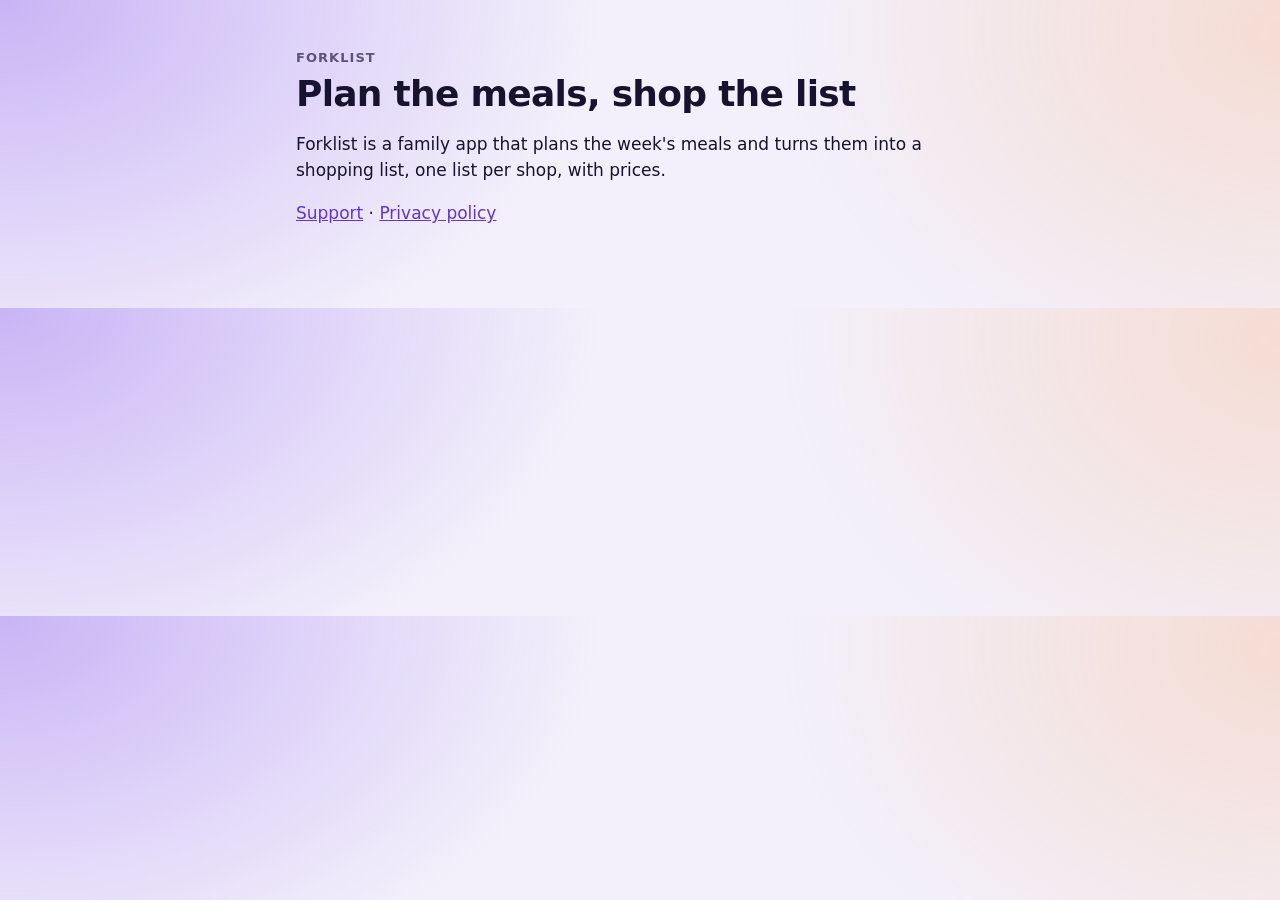
<file: index.html>
<!doctype html>
<html lang="en-GB"><head><meta charset="utf-8"><meta name="viewport" content="width=device-width, initial-scale=1"><title>Forklist</title><link rel="stylesheet" href="style.css"></head>
<body><main><p class="eyebrow">Forklist</p><h1>Plan the meals, shop the list</h1>
<p>Forklist is a family app that plans the week's meals and turns them into a shopping list, one list per shop, with prices.</p>
<p><a href="support.html">Support</a> · <a href="privacy.html">Privacy policy</a></p></main></body></html>
</file>
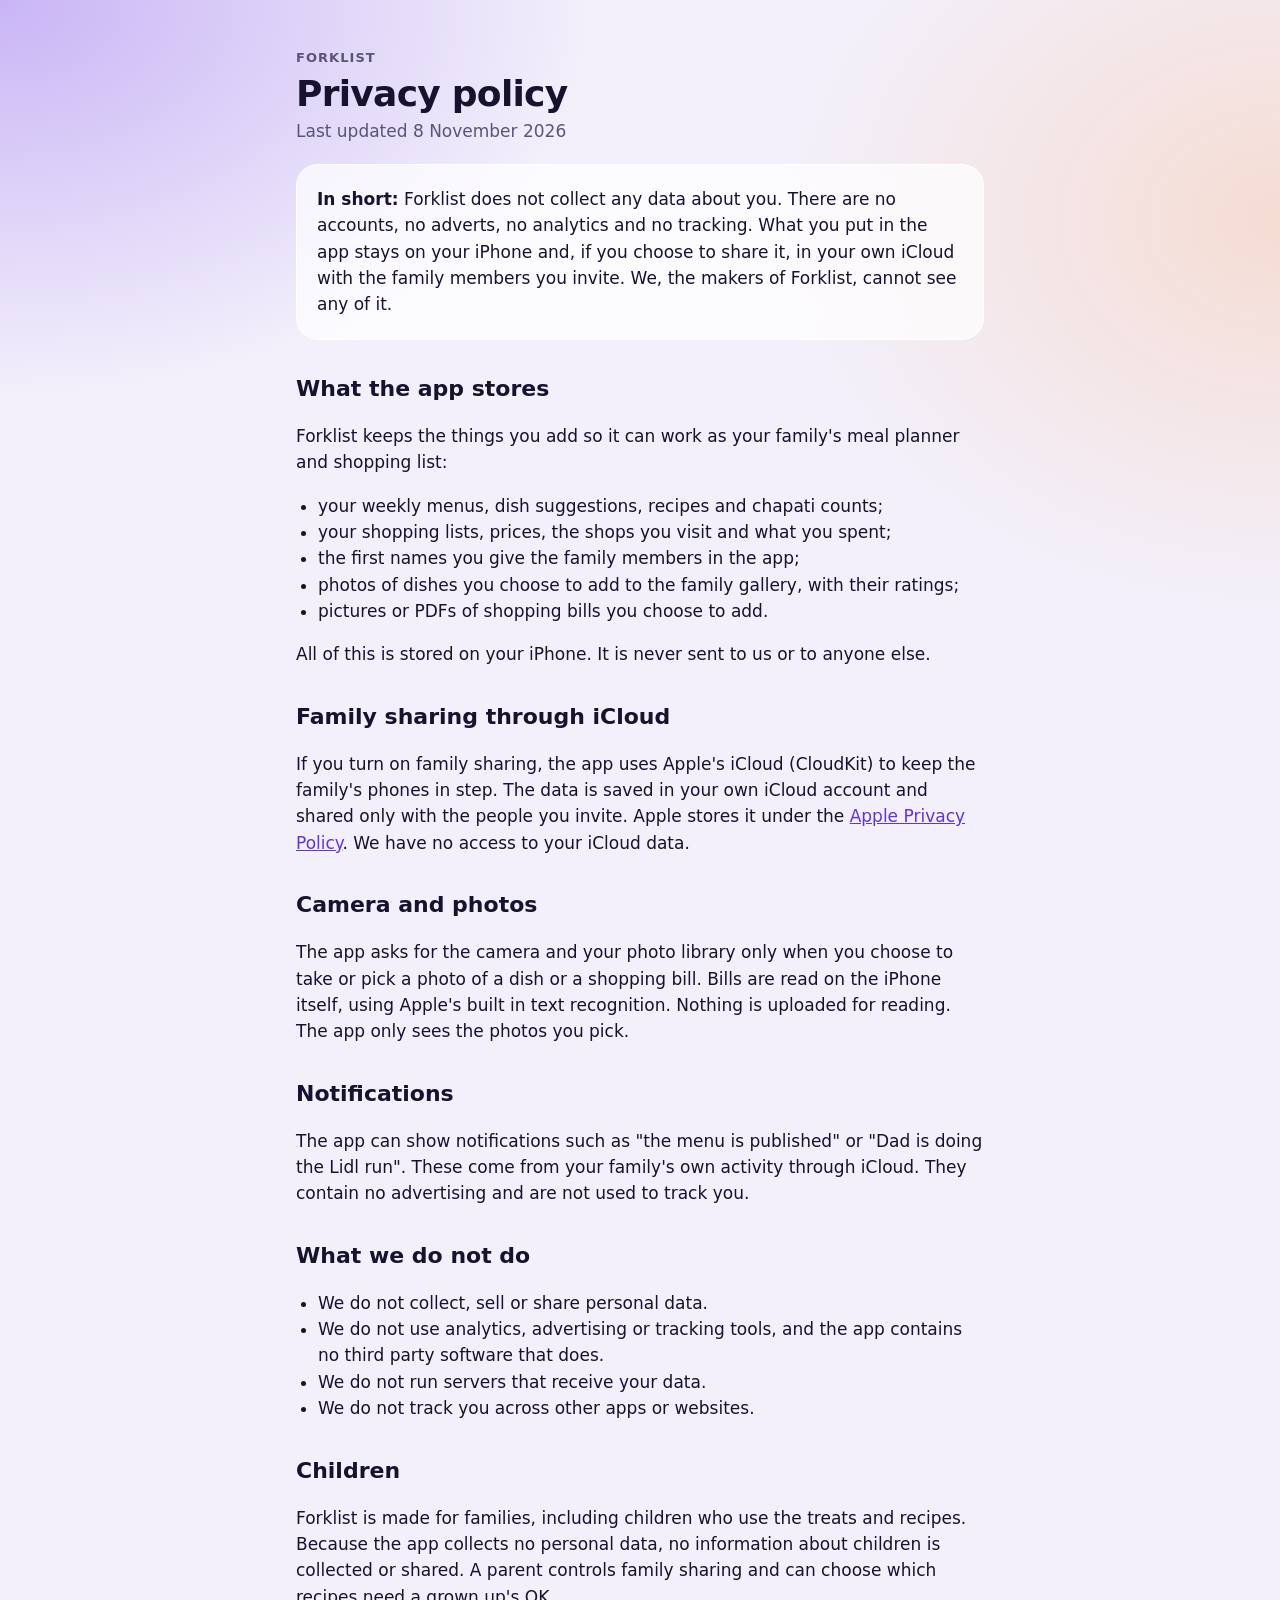
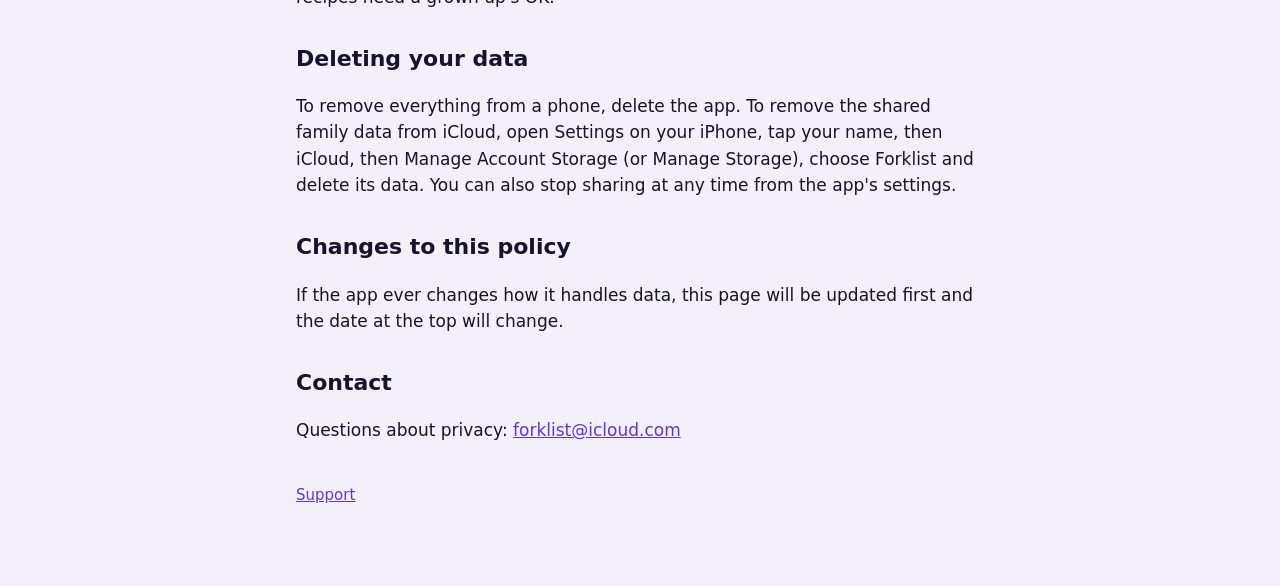
<file: privacy.html>
<!doctype html>
<html lang="en-GB">
<head>
<meta charset="utf-8">
<meta name="viewport" content="width=device-width, initial-scale=1">
<title>Forklist privacy policy</title>
<link rel="stylesheet" href="style.css">
</head>
<body>
<main>
<p class="eyebrow">Forklist</p>
<h1>Privacy policy</h1>
<p class="muted">Last updated 8 November 2026</p>

<div class="card">
<p><strong>In short:</strong> Forklist does not collect any data about you. There are no accounts, no adverts, no analytics and no tracking. What you put in the app stays on your iPhone and, if you choose to share it, in your own iCloud with the family members you invite. We, the makers of Forklist, cannot see any of it.</p>
</div>

<h2>What the app stores</h2>
<p>Forklist keeps the things you add so it can work as your family's meal planner and shopping list:</p>
<ul>
<li>your weekly menus, dish suggestions, recipes and chapati counts;</li>
<li>your shopping lists, prices, the shops you visit and what you spent;</li>
<li>the first names you give the family members in the app;</li>
<li>photos of dishes you choose to add to the family gallery, with their ratings;</li>
<li>pictures or PDFs of shopping bills you choose to add.</li>
</ul>
<p>All of this is stored on your iPhone. It is never sent to us or to anyone else.</p>

<h2>Family sharing through iCloud</h2>
<p>If you turn on family sharing, the app uses Apple's iCloud (CloudKit) to keep the family's phones in step. The data is saved in your own iCloud account and shared only with the people you invite. Apple stores it under the <a href="https://www.apple.com/legal/privacy/">Apple Privacy Policy</a>. We have no access to your iCloud data.</p>

<h2>Camera and photos</h2>
<p>The app asks for the camera and your photo library only when you choose to take or pick a photo of a dish or a shopping bill. Bills are read on the iPhone itself, using Apple's built in text recognition. Nothing is uploaded for reading. The app only sees the photos you pick.</p>

<h2>Notifications</h2>
<p>The app can show notifications such as "the menu is published" or "Dad is doing the Lidl run". These come from your family's own activity through iCloud. They contain no advertising and are not used to track you.</p>

<h2>What we do not do</h2>
<ul>
<li>We do not collect, sell or share personal data.</li>
<li>We do not use analytics, advertising or tracking tools, and the app contains no third party software that does.</li>
<li>We do not run servers that receive your data.</li>
<li>We do not track you across other apps or websites.</li>
</ul>

<h2>Children</h2>
<p>Forklist is made for families, including children who use the treats and recipes. Because the app collects no personal data, no information about children is collected or shared. A parent controls family sharing and can choose which recipes need a grown up's OK.</p>

<h2>Deleting your data</h2>
<p>To remove everything from a phone, delete the app. To remove the shared family data from iCloud, open Settings on your iPhone, tap your name, then iCloud, then Manage Account Storage (or Manage Storage), choose Forklist and delete its data. You can also stop sharing at any time from the app's settings.</p>

<h2>Changes to this policy</h2>
<p>If the app ever changes how it handles data, this page will be updated first and the date at the top will change.</p>

<h2>Contact</h2>
<p>Questions about privacy: <a href="mailto:forklist@icloud.com">forklist@icloud.com</a></p>

<p class="foot"><a href="support.html">Support</a></p>
</main>
</body>
</html>
</file>
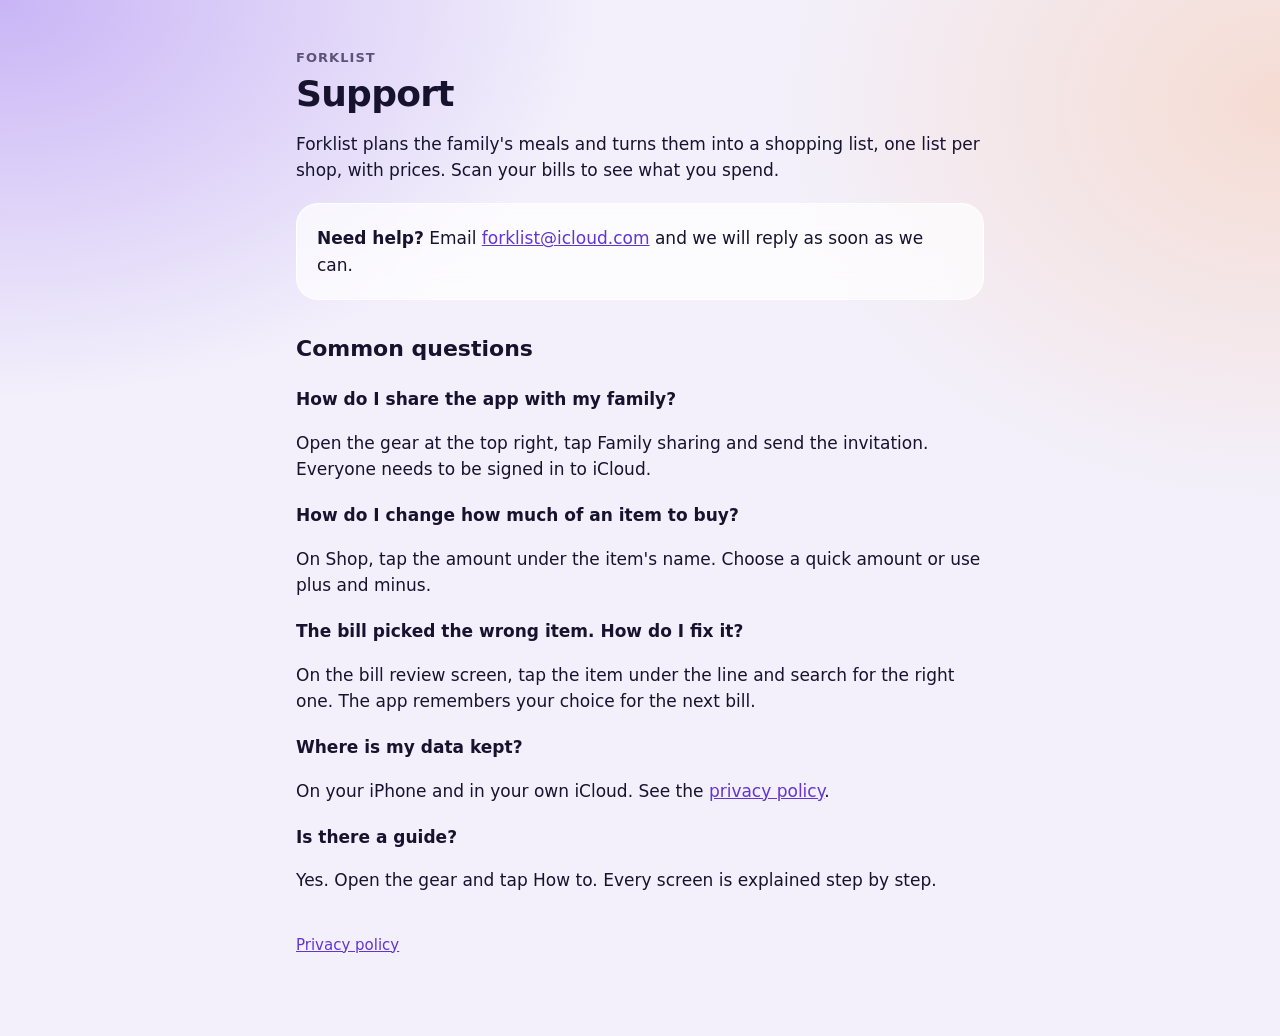
<file: support.html>
<!doctype html>
<html lang="en-GB">
<head>
<meta charset="utf-8">
<meta name="viewport" content="width=device-width, initial-scale=1">
<title>Forklist support</title>
<link rel="stylesheet" href="style.css">
</head>
<body>
<main>
<p class="eyebrow">Forklist</p>
<h1>Support</h1>
<p>Forklist plans the family's meals and turns them into a shopping list, one list per shop, with prices. Scan your bills to see what you spend.</p>

<div class="card">
<p><strong>Need help?</strong> Email <a href="mailto:forklist@icloud.com">forklist@icloud.com</a> and we will reply as soon as we can.</p>
</div>

<h2>Common questions</h2>
<h3>How do I share the app with my family?</h3>
<p>Open the gear at the top right, tap Family sharing and send the invitation. Everyone needs to be signed in to iCloud.</p>

<h3>How do I change how much of an item to buy?</h3>
<p>On Shop, tap the amount under the item's name. Choose a quick amount or use plus and minus.</p>

<h3>The bill picked the wrong item. How do I fix it?</h3>
<p>On the bill review screen, tap the item under the line and search for the right one. The app remembers your choice for the next bill.</p>

<h3>Where is my data kept?</h3>
<p>On your iPhone and in your own iCloud. See the <a href="privacy.html">privacy policy</a>.</p>

<h3>Is there a guide?</h3>
<p>Yes. Open the gear and tap How to. Every screen is explained step by step.</p>

<p class="foot"><a href="privacy.html">Privacy policy</a></p>
</main>
</body>
</html>
</file>
<file: style.css>
:root{--bg:#F3F0FB;--ink:#17122E;--muted:#5B5478;--card:rgba(255,255,255,.7);--hair:rgba(255,255,255,.95);--acc:#6234D4}
@media (prefers-color-scheme:dark){:root{--bg:#0E0B24;--ink:#F5F2FF;--muted:#B9B2D6;--card:rgba(255,255,255,.07);--hair:rgba(196,184,255,.16);--acc:#FFB868}}
*{box-sizing:border-box}
body{margin:0;background:var(--bg);color:var(--ink);font:17px/1.55 -apple-system,BlinkMacSystemFont,"Segoe UI",system-ui,sans-serif;
  background-image:radial-gradient(600px 400px at 0 0,rgba(122,70,236,.35),transparent),radial-gradient(500px 400px at 100% 10%,rgba(255,150,70,.22),transparent)}
main{max-width:720px;margin:0 auto;padding:48px 16px 64px}
.eyebrow{text-transform:uppercase;letter-spacing:.08em;font-size:13px;font-weight:700;color:var(--muted);margin:0}
h1{font-size:36px;line-height:1.1;margin:6px 0 4px;letter-spacing:-.02em}
h2{font-size:22px;margin:32px 0 6px}
h3{font-size:17px;margin:20px 0 2px}
.muted{color:var(--muted);margin-top:0}
.card{background:var(--card);border:1px solid var(--hair);border-radius:22px;padding:4px 20px;margin:20px 0;backdrop-filter:blur(20px);-webkit-backdrop-filter:blur(20px)}
a{color:var(--acc)}
ul{padding-left:22px}
.foot{margin-top:40px;font-size:15px}
</file>
